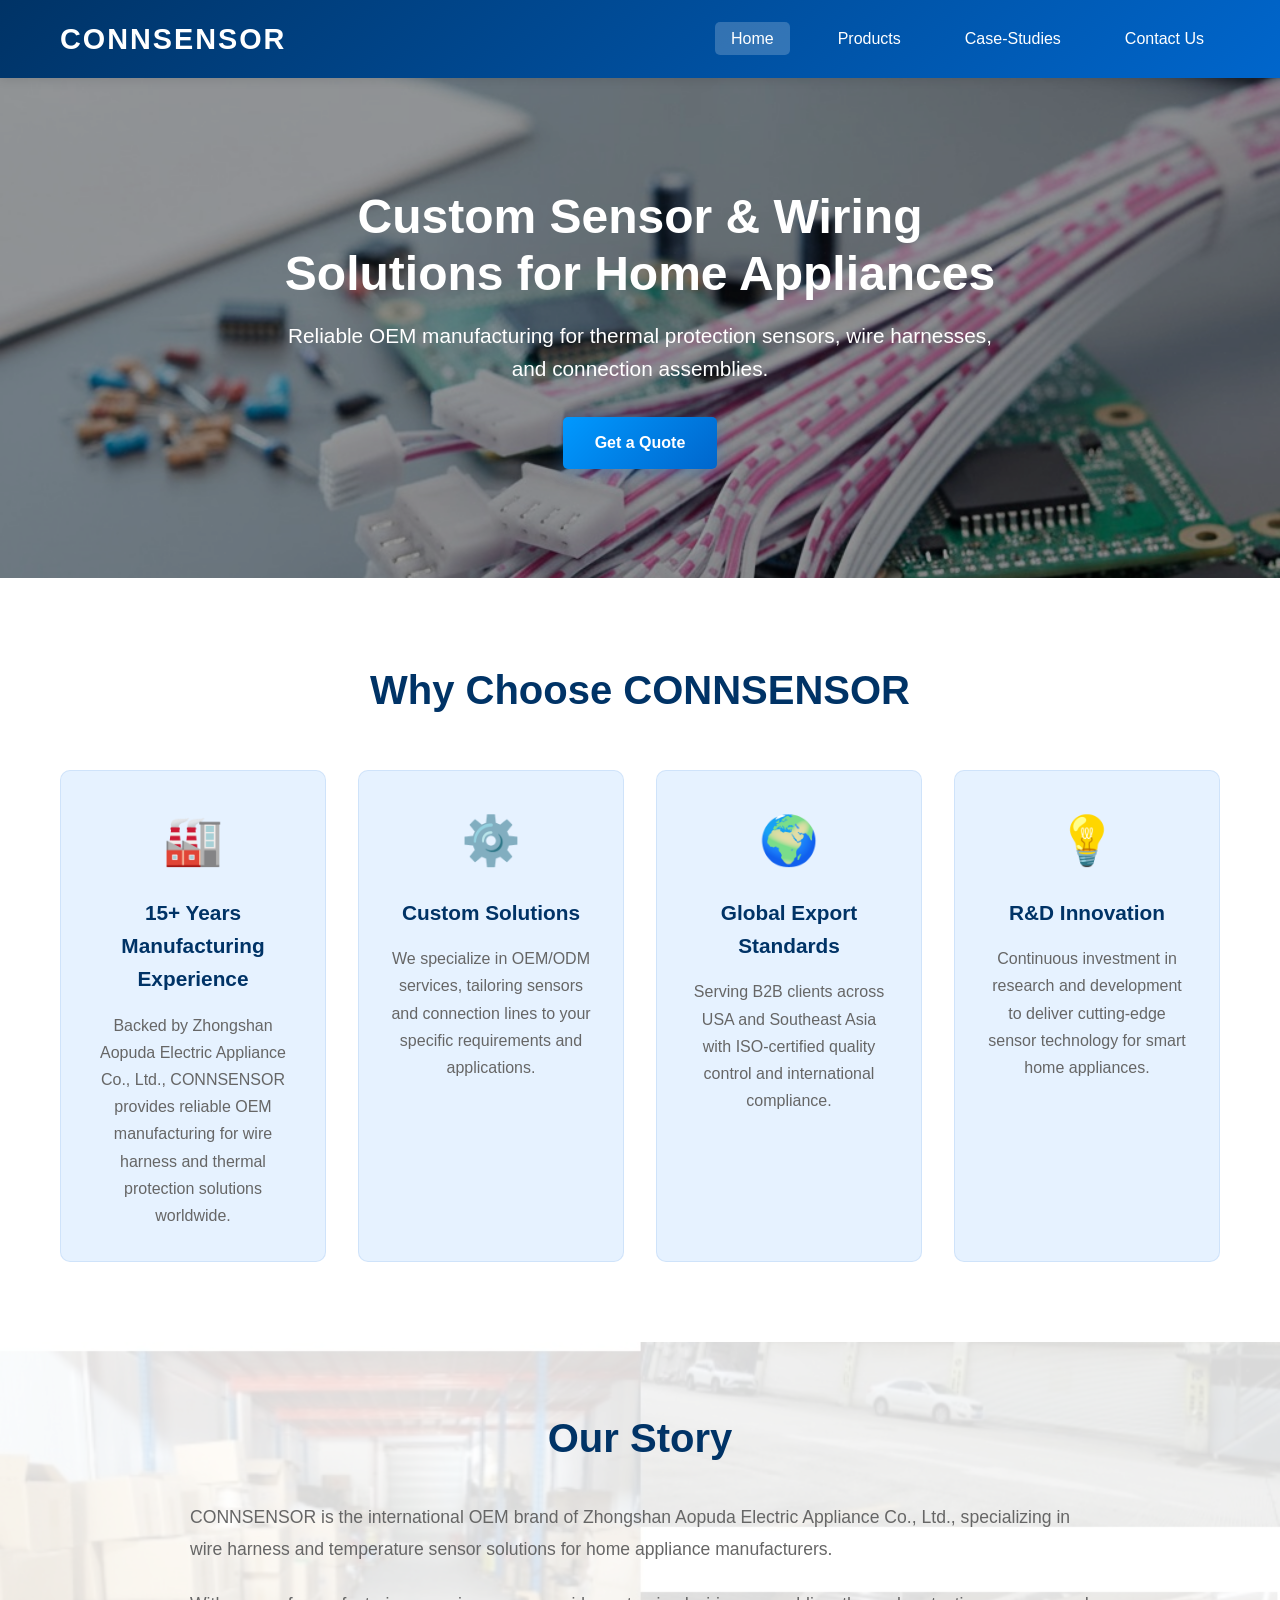
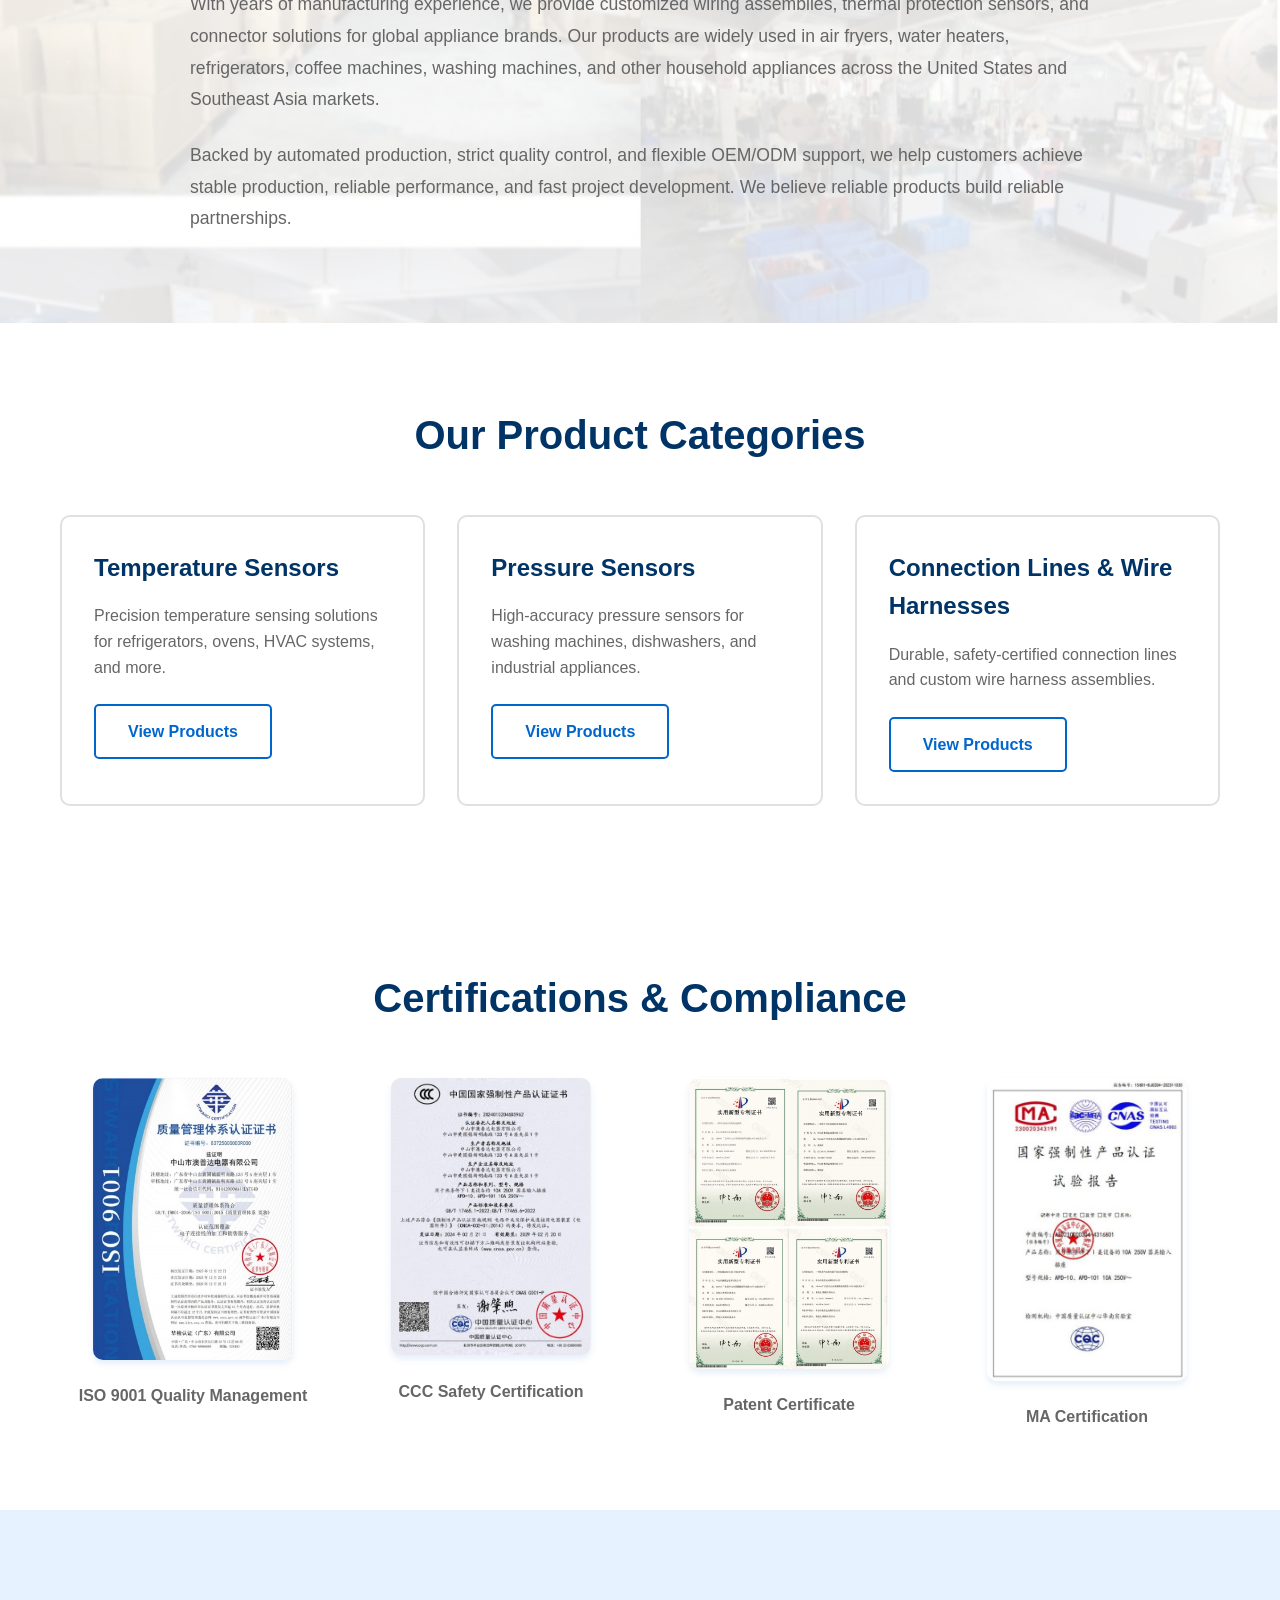
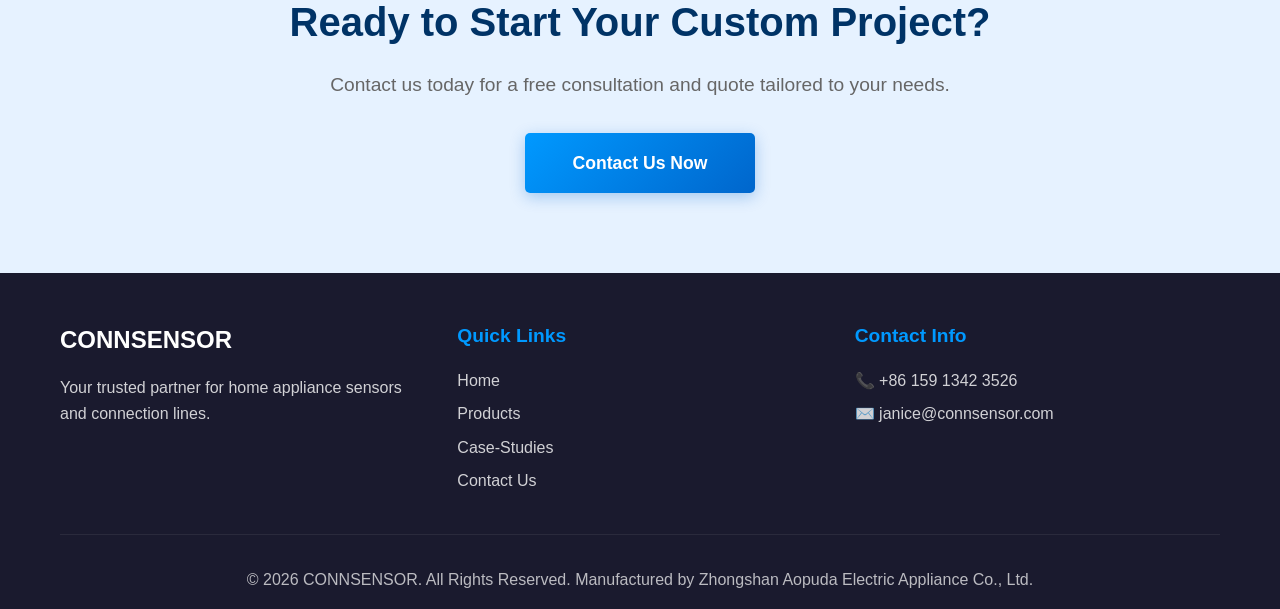
<file: index.html>
﻿<!DOCTYPE html>
<html lang="en">
<head>
    <meta charset="UTF-8">
    <meta name="viewport" content="width=device-width, initial-scale=1.0">
    <title>CONNSENSOR - Professional Home Appliance Sensors & Connection Lines Manufacturer</title>
    <meta name="description" content="CONNSENSOR is a leading manufacturer of home appliance sensors and connection lines, offering customized solutions for B2B clients in USA and Southeast Asia. ISO certified, OEM/ODM services available.">
    <meta name="keywords" content="home appliance sensors, temperature sensors, pressure sensors, connection lines, wire harnesses, custom sensors, OEM sensor manufacturer, appliance parts supplier, industrial sensors, CONNSENSOR">
    <link rel="canonical" href="https://connsensor.com/">
    <meta http-equiv="Content-Security-Policy" content="upgrade-insecure-requests">
    <link rel="stylesheet" href="css/style.css">
</head>
<body>
    <!-- Navigation -->
    <nav class="navbar">
        <div class="container">
            <div class="logo">
                <h1>CONNSENSOR</h1>
            </div>
            <ul class="nav-links">
                <li><a href="index.html" class="active">Home</a></li>
                <li><a href="products.html">Products</a></li>
                <li><a href="case-studies.html">Case-Studies</a></li>
                <li><a href="contact.html">Contact Us</a></li>
            </ul>
            <div class="burger">
                <div class="line1"></div>
                <div class="line2"></div>
                <div class="line3"></div>
            </div>
        </div>
    </nav>

    <!-- Hero Banner -->
    <section class="hero" style="background-image: url('images/Flat Cable8.jpg');">
        <div class="hero-overlay"></div>
        <div class="hero-content">
            <h1>Custom Sensor & Wiring Solutions for Home Appliances</h1>
            <p>Reliable OEM manufacturing for thermal protection sensors, wire harnesses, and connection assemblies.</p>
            <a href="contact.html" class="btn-primary">Get a Quote</a>
        </div>
    </section>

    <!-- Company Advantages -->
    <section class="advantages">
        <div class="container">
            <h2>Why Choose CONNSENSOR</h2>
            <div class="advantage-grid">
                <div class="advantage-card">
                    <div class="icon">🏭</div>
                    <h3>15+ Years Manufacturing Experience</h3>
                    <p>Backed by Zhongshan Aopuda Electric Appliance Co., Ltd., CONNSENSOR provides reliable OEM manufacturing for wire harness and thermal protection solutions worldwide.</p>
                </div>
                <div class="advantage-card">
                    <div class="icon">⚙️</div>
                    <h3>Custom Solutions</h3>
                    <p>We specialize in OEM/ODM services, tailoring sensors and connection lines to your specific requirements and applications.</p>
                </div>
                <div class="advantage-card">
                    <div class="icon">🌍</div>
                    <h3>Global Export Standards</h3>
                    <p>Serving B2B clients across USA and Southeast Asia with ISO-certified quality control and international compliance.</p>
                </div>
                <div class="advantage-card">
                    <div class="icon">💡</div>
                    <h3>R&D Innovation</h3>
                    <p>Continuous investment in research and development to deliver cutting-edge sensor technology for smart home appliances.</p>
                </div>
            </div>
        </div>
    </section>

    <!-- Our Story -->
    <section class="story" style="background-image: url('images/Company.jpg');">
        <div class="container">
            <div class="story-content">
                <h2>Our Story</h2>
                <p>CONNSENSOR is the international OEM brand of Zhongshan Aopuda Electric Appliance Co., Ltd., specializing in wire harness and temperature sensor solutions for home appliance manufacturers.</p>
                <p>With years of manufacturing experience, we provide customized wiring assemblies, thermal protection sensors, and connector solutions for global appliance brands. Our products are widely used in air fryers, water heaters, refrigerators, coffee machines, washing machines, and other household appliances across the United States and Southeast Asia markets.</p>
                <p>Backed by automated production, strict quality control, and flexible OEM/ODM support, we help customers achieve stable production, reliable performance, and fast project development. We believe reliable products build reliable partnerships.</p>
            </div>
        </div>
    </section>

    <!-- Product Categories Preview -->
    <section class="products-preview">
        <div class="container">
            <h2>Our Product Categories</h2>
            <div class="category-grid">
                <div class="category-card">
                    <h3>Temperature Sensors</h3>
                    <p>Precision temperature sensing solutions for refrigerators, ovens, HVAC systems, and more.</p>
                    <a href="products.html#temperature" class="btn-secondary">View Products</a>
                </div>
                <div class="category-card">
                    <h3>Pressure Sensors</h3>
                    <p>High-accuracy pressure sensors for washing machines, dishwashers, and industrial appliances.</p>
                    <a href="products.html#pressure" class="btn-secondary">View Products</a>
                </div>
                <div class="category-card">
                    <h3>Connection Lines & Wire Harnesses</h3>
                    <p>Durable, safety-certified connection lines and custom wire harness assemblies.</p>
                    <a href="products.html#connection" class="btn-secondary">View Products</a>
                </div>
            </div>
        </div>
    </section>

    <!-- Certifications -->
    <section class="certifications">
        <div class="container">
            <h2>Certifications & Compliance</h2>
            <div class="cert-grid">
                <div class="cert-item">
                    <img src="images/Certificate4.jpg" alt="ISO 9001 Certification" class="cert-image">
                    <p>ISO 9001 Quality Management</p>
                </div>
                <div class="cert-item">
                    <img src="images/Certificate2.jpg" alt="CCC Certification" class="cert-image">
                    <p>CCC Safety Certification</p>
                </div>
                <div class="cert-item">
                    <img src="images/Certificate3.jpg" alt="Patent Certificate" class="cert-image">
                    <p>Patent Certificate</p>
                </div>
                <div class="cert-item">
                    <img src="images/Certificate1.jpg" alt="MA Certification" class="cert-image">
                    <p>MA Certification</p>
                </div>
            </div>
        </div>
    </section>

    <!-- CTA Section -->
    <section class="cta">
        <div class="container">
            <h2>Ready to Start Your Custom Project?</h2>
            <p>Contact us today for a free consultation and quote tailored to your needs.</p>
            <a href="contact.html" class="btn-primary btn-large">Contact Us Now</a>
        </div>
    </section>

    <!-- Footer -->
    <footer class="footer">
        <div class="container">
            <div class="footer-grid">
                <div class="footer-col">
                    <h3>CONNSENSOR</h3>
                    <p>Your trusted partner for home appliance sensors and connection lines.</p>
                </div>
                <div class="footer-col">
                    <h4>Quick Links</h4>
                    <ul>
                        <li><a href="index.html">Home</a></li>
                        <li><a href="products.html">Products</a></li>
                        <li><a href="case-studies.html">Case-Studies</a></li>
                        <li><a href="contact.html">Contact Us</a></li>
                    </ul>
                </div>
                <div class="footer-col">
                    <h4>Contact Info</h4>
                    <p>📞 +86 159 1342 3526</p>
                    <p>✉️ janice@connsensor.com</p>
                </div>
            </div>
            <div class="footer-bottom">
                <p>&copy; 2026 CONNSENSOR. All Rights Reserved.

Manufactured by Zhongshan Aopuda Electric Appliance Co., Ltd.</p>
            </div>
        </div>
    </footer>

    <script src="js/main.js"></script>
</body>
</html>
</file>
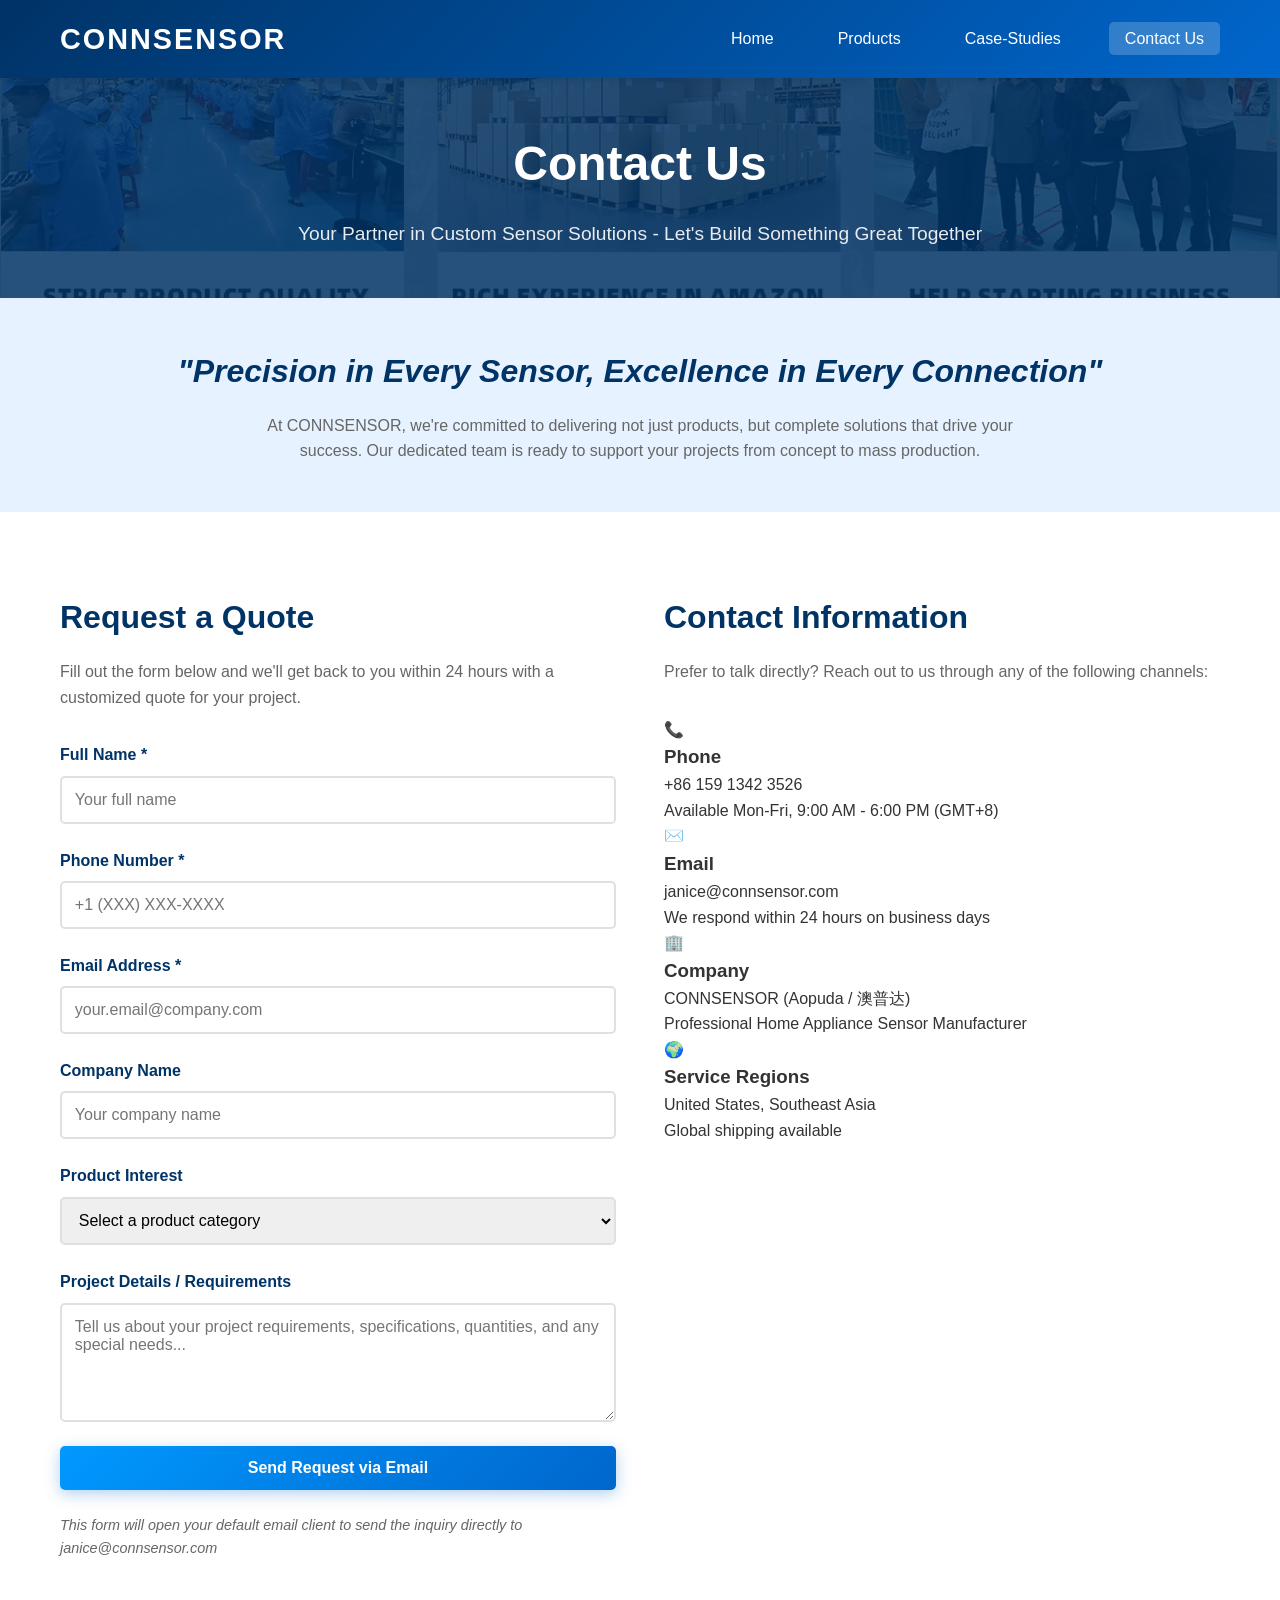
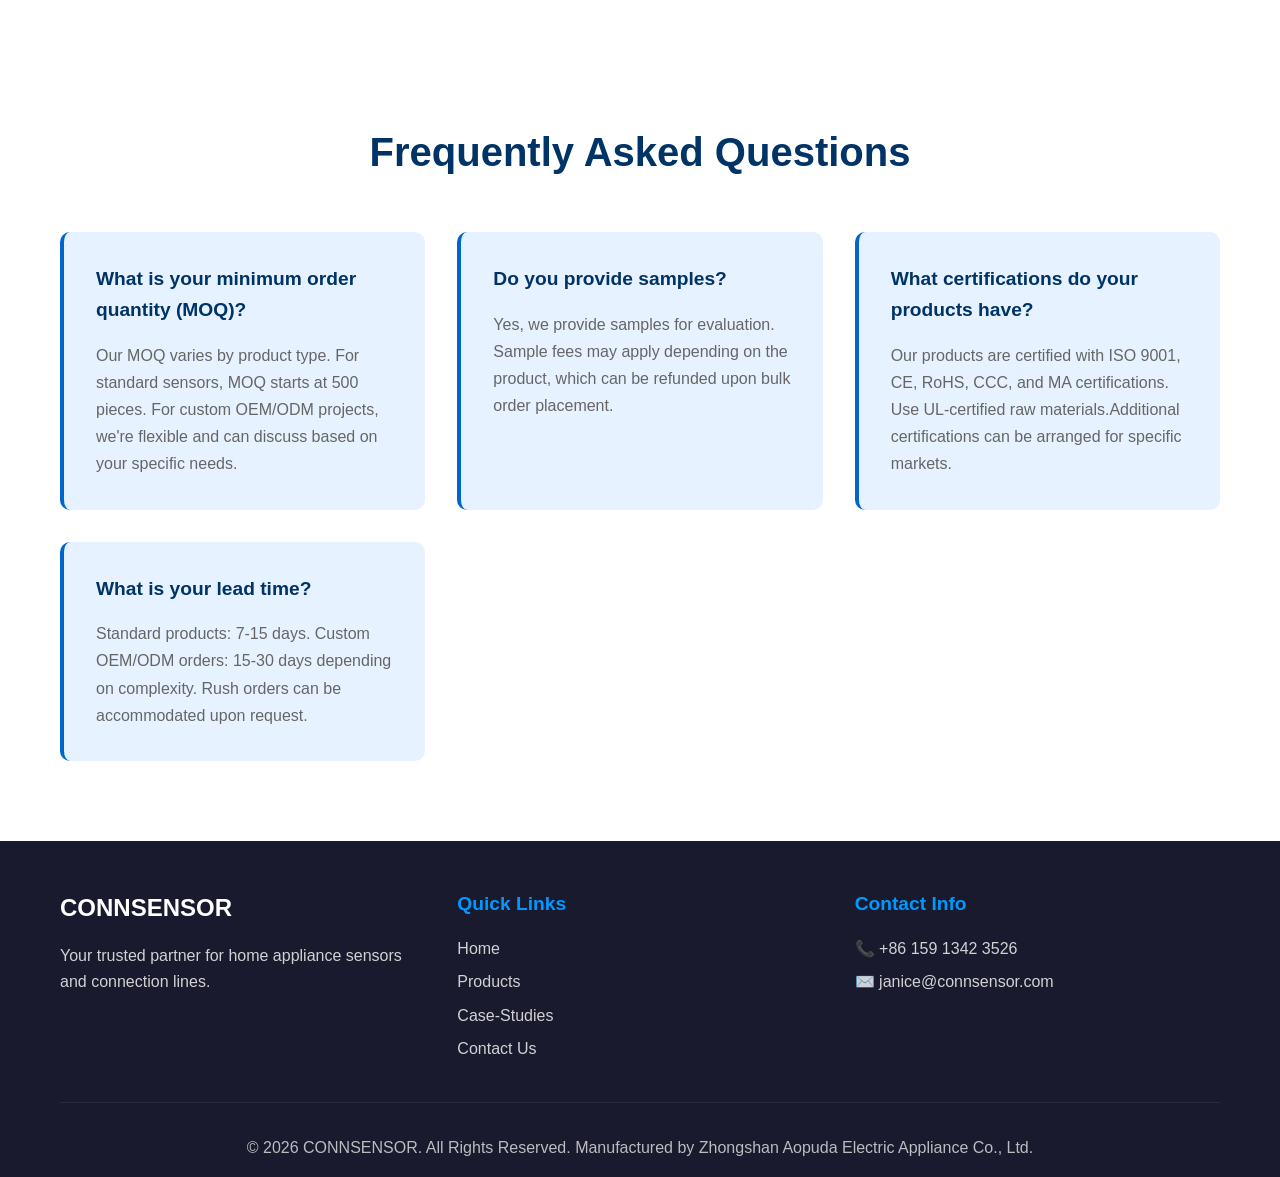
<file: contact.html>
﻿<!DOCTYPE html>
<html lang="en">
<head>
    <meta charset="UTF-8">
    <meta name="viewport" content="width=device-width, initial-scale=1.0">
    <title>Contact Us - CONNSENSOR | Get a Quote for Custom Sensors & Connection Lines</title>
    <meta name="description" content="Contact CONNSENSOR for custom sensor solutions and connection lines. Request a quote via email or phone. We serve B2B clients in USA and Southeast Asia with OEM/ODM services.">
    <meta name="keywords" content="contact sensor manufacturer, request quote sensors, OEM sensor supplier, custom connection lines, appliance parts contact, CONNSENSOR contact, sensor manufacturer email, wholesale sensors USA, Southeast Asia sensor supplier">
    <link rel="canonical" href="https://connsensor.com/contact.html">
    <link rel="stylesheet" href="css/style.css">
</head>
<body>
    <!-- Navigation -->
    <nav class="navbar">
        <div class="container">
            <div class="logo">
                <h1>CONNSENSOR</h1>
            </div>
            <ul class="nav-links">
                <li><a href="index.html">Home</a></li>
                <li><a href="products.html">Products</a></li>
                <li><a href="case-studies.html">Case-Studies</a></li>
                <li><a href="contact.html" class="active">Contact Us</a></li>
            </ul>
            <div class="burger">
                <div class="line1"></div>
                <div class="line2"></div>
                <div class="line3"></div>
            </div>
        </div>
    </nav>

    <!-- Page Header -->
    <section class="page-header" style="background-image: url('images/Company1.jpg');">
        <div class="container">
            <h1>Contact Us</h1>
            <p>Your Partner in Custom Sensor Solutions - Let's Build Something Great Together</p>
        </div>
    </section>

    <!-- Service Motto -->
    <section class="service-motto">
        <div class="container">
            <div class="motto-content">
                <h2>"Precision in Every Sensor, Excellence in Every Connection"</h2>
                <p>At CONNSENSOR, we're committed to delivering not just products, but complete solutions that drive your success. Our dedicated team is ready to support your projects from concept to mass production.</p>
            </div>
        </div>
    </section>

    <!-- Contact Section -->
    <section class="contact-section">
        <div class="container">
            <div class="contact-grid">
                <!-- Contact Form -->
                <div class="contact-form-wrapper">
                    <h2>Request a Quote</h2>
                    <p>Fill out the form below and we'll get back to you within 24 hours with a customized quote for your project.</p>
                    
                    <form id="quoteForm" class="contact-form" action="mailto:j0220536@gmail.com" method="post" enctype="text/plain">
                        <div class="form-group">
                            <label for="name">Full Name *</label>
                            <input type="text" id="name" name="name" required placeholder="Your full name">
                        </div>
                        
                        <div class="form-group">
                            <label for="phone">Phone Number *</label>
                            <input type="tel" id="phone" name="phone" required placeholder="+1 (XXX) XXX-XXXX">
                        </div>
                        
                        <div class="form-group">
                            <label for="email">Email Address *</label>
                            <input type="email" id="email" name="email" required placeholder="your.email@company.com">
                        </div>
                        
                        <div class="form-group">
                            <label for="company">Company Name</label>
                            <input type="text" id="company" name="company" placeholder="Your company name">
                        </div>
                        
                        <div class="form-group">
                            <label for="product">Product Interest</label>
                            <select id="product" name="product">
                                <option value="">Select a product category</option>
                                <option value="Temperature Sensors">Temperature Sensors</option>
                                <option value="Pressure Sensors">Pressure Sensors</option>
                                <option value="Connection Lines">Connection Lines & Wire Harnesses</option>
                                <option value="Custom Solution">Custom/OEM Solution</option>
                                <option value="Other">Other</option>
                            </select>
                        </div>
                        
                        <div class="form-group">
                            <label for="message">Project Details / Requirements</label>
                            <textarea id="message" name="message" rows="5" placeholder="Tell us about your project requirements, specifications, quantities, and any special needs..."></textarea>
                        </div>
                        
                        <button type="submit" class="btn-primary btn-full">Send Request via Email</button>
                        
                        <p class="form-note">This form will open your default email client to send the inquiry directly to janice@connsensor.com</p>
                    </form>
                </div>

                <!-- Contact Info -->
                <div class="contact-info-wrapper">
                    <h2>Contact Information</h2>
                    <p>Prefer to talk directly? Reach out to us through any of the following channels:</p>
                    
                    <div class="info-card">
                        <div class="info-icon">📞</div>
                        <div class="info-details">
                            <h3>Phone</h3>
                            <p><a href="tel:+8615913423526">+86 159 1342 3526</a></p>
                            <p>Available Mon-Fri, 9:00 AM - 6:00 PM (GMT+8)</p>
                        </div>
                    </div>
                    
                    <div class="info-card">
                        <div class="info-icon">✉️</div>
                        <div class="info-details">
                            <h3>Email</h3>
                            <p><a href="mailto:j0220536@gmail.com">janice@connsensor.com</a></p>
                            <p>We respond within 24 hours on business days</p>
                        </div>
                    </div>
                    
                    <div class="info-card">
                        <div class="info-icon">🏢</div>
                        <div class="info-details">
                            <h3>Company</h3>
                            <p>CONNSENSOR (Aopuda / 澳普达)</p>
                            <p>Professional Home Appliance Sensor Manufacturer</p>
                        </div>
                    </div>
                    
                    <div class="info-card">
                        <div class="info-icon">🌍</div>
                        <div class="info-details">
                            <h3>Service Regions</h3>
                            <p>United States, Southeast Asia</p>
                            <p>Global shipping available</p>
                        </div>
                    </div>
                </div>
            </div>
        </div>
    </section>

    <!-- FAQ Section -->
    <section class="faq-section alt-bg">
        <div class="container">
            <h2>Frequently Asked Questions</h2>
            <div class="faq-grid">
                <div class="faq-item">
                    <h3>What is your minimum order quantity (MOQ)?</h3>
                    <p>Our MOQ varies by product type. For standard sensors, MOQ starts at 500 pieces. For custom OEM/ODM projects, we're flexible and can discuss based on your specific needs.</p>
                </div>
                <div class="faq-item">
                    <h3>Do you provide samples?</h3>
                    <p>Yes, we provide samples for evaluation. Sample fees may apply depending on the product, which can be refunded upon bulk order placement.</p>
                </div>
                <div class="faq-item">
                    <h3>What certifications do your products have?</h3>
                    <p>Our products are certified with ISO 9001, CE, RoHS, CCC, and MA certifications. Use UL-certified raw materials.Additional certifications can be arranged for specific markets.</p>
                </div>
                <div class="faq-item">
                    <h3>What is your lead time?</h3>
                    <p>Standard products: 7-15 days. Custom OEM/ODM orders: 15-30 days depending on complexity. Rush orders can be accommodated upon request.</p>
                </div>
            </div>
        </div>
    </section>

    <!-- Footer -->
    <footer class="footer">
        <div class="container">
            <div class="footer-grid">
                <div class="footer-col">
                    <h3>CONNSENSOR</h3>
                    <p>Your trusted partner for home appliance sensors and connection lines.</p>
                </div>
                <div class="footer-col">
                    <h4>Quick Links</h4>
                    <ul>
                        <li><a href="index.html">Home</a></li>
                        <li><a href="products.html">Products</a></li>
                        <li><a href="case-studies.html">Case-Studies</a></li>
                        <li><a href="contact.html">Contact Us</a></li>
                    </ul>
                </div>
                <div class="footer-col">
                    <h4>Contact Info</h4>
                    <p>📞 +86 159 1342 3526</p>
                    <p>✉️ janice@connsensor.com</p>
                </div>
            </div>
            <div class="footer-bottom">
                <p>&copy; 2026 CONNSENSOR. All Rights Reserved.

Manufactured by Zhongshan Aopuda Electric Appliance Co., Ltd.</p>
            </div>
        </div>
    </footer>

    <script src="js/main.js"></script>
</body>
</html>
</file>
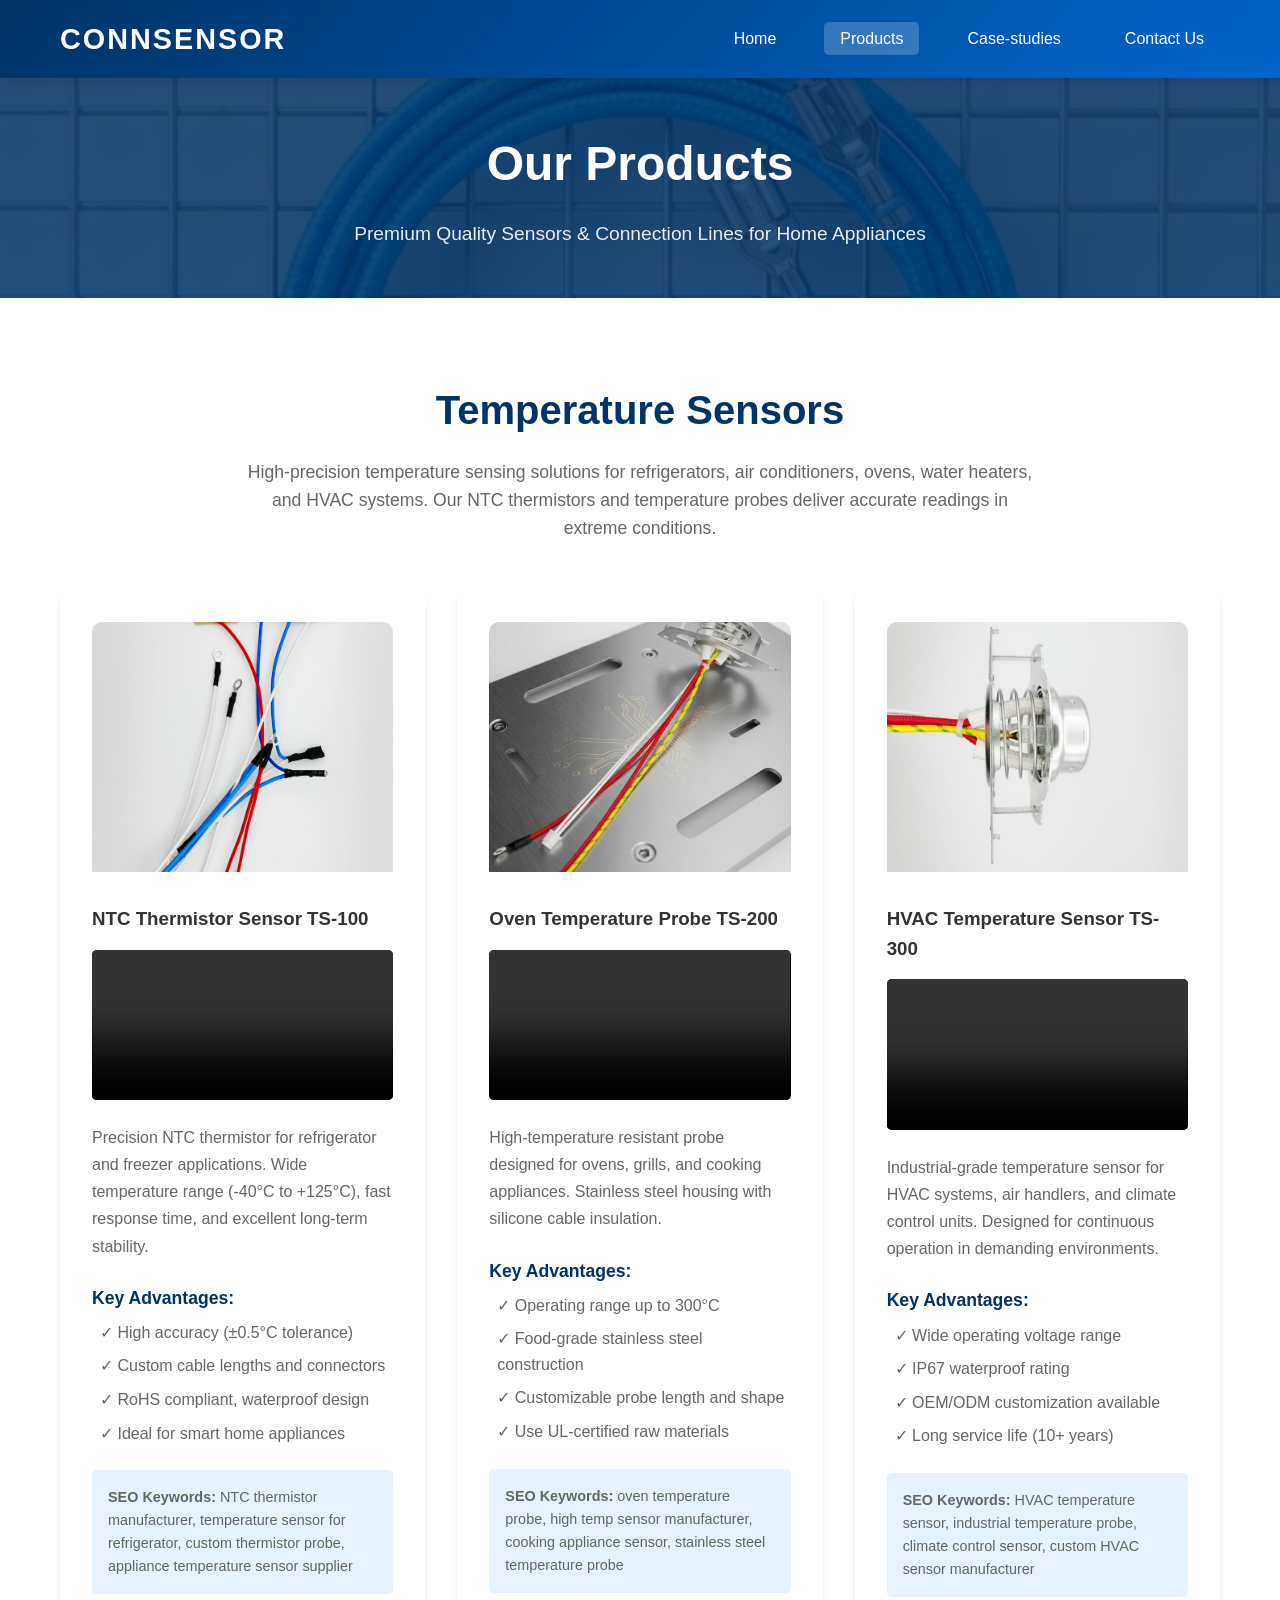
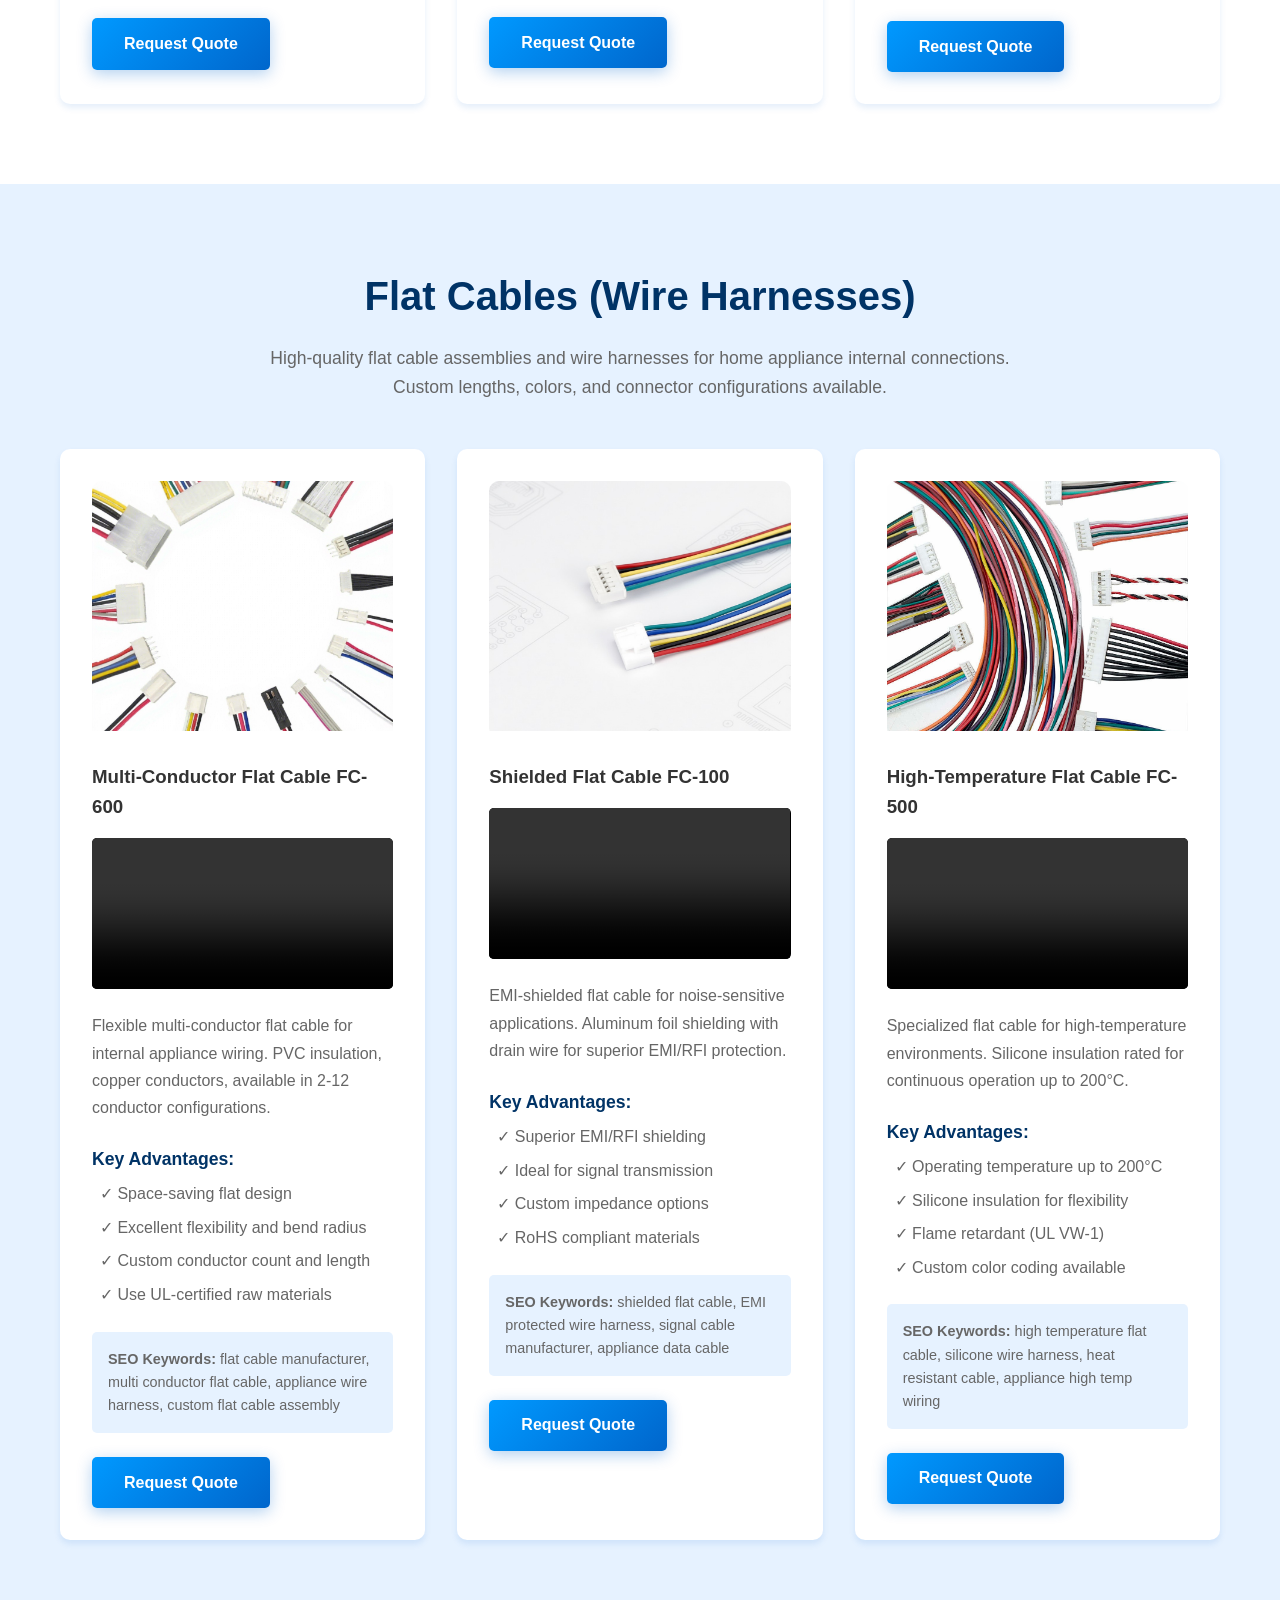
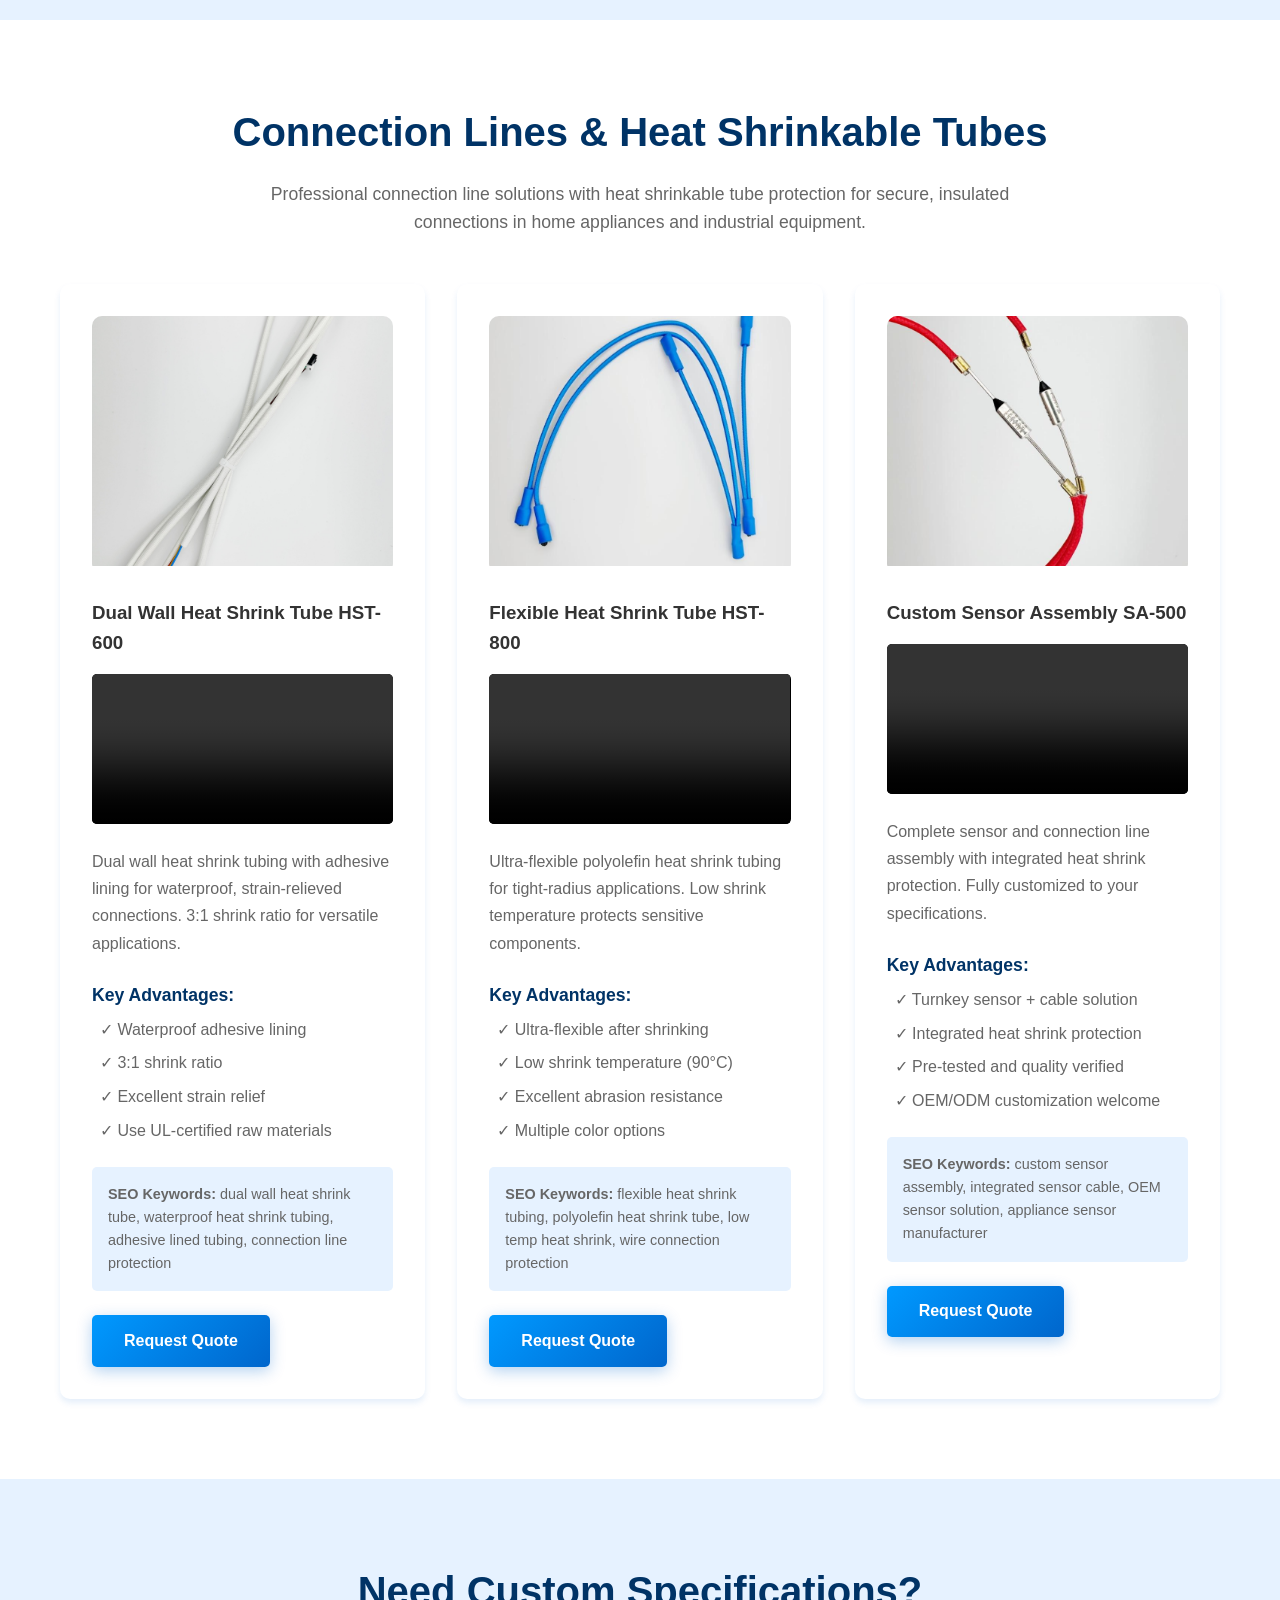
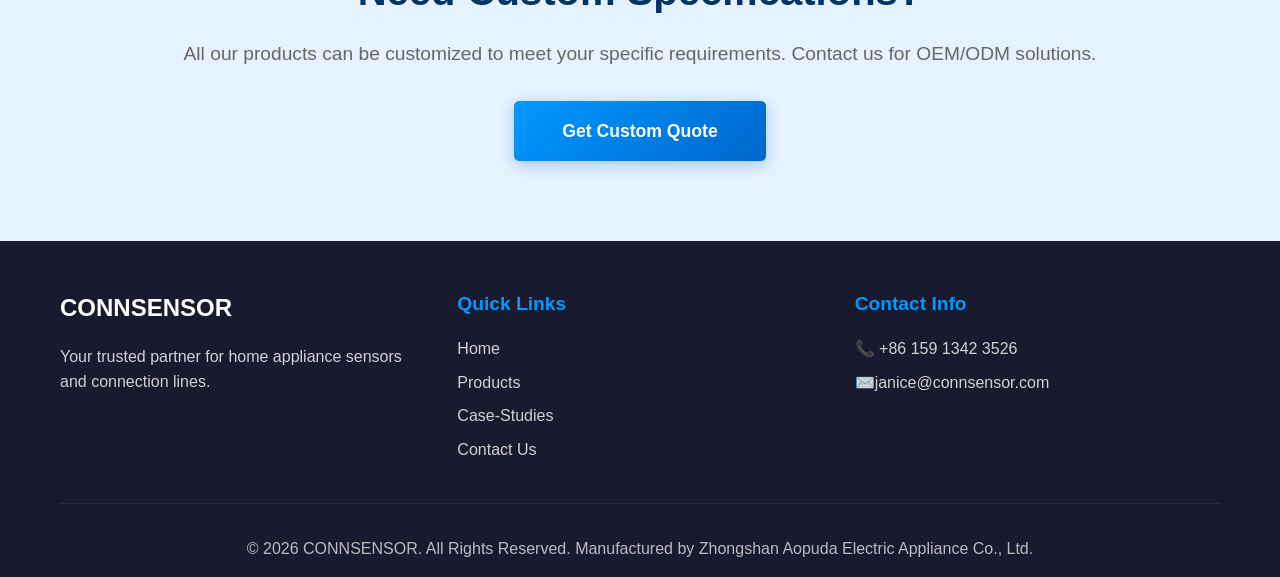
<file: products.html>
﻿<!DOCTYPE html>
<html lang="en">
<head>
    <meta charset="UTF-8">
    <meta name="viewport" content="width=device-width, initial-scale=1.0">
    <title>Products - CONNSENSOR | Home Appliance Sensors & Connection Lines Manufacturer</title>
    <meta name="description" content="Browse CONNSENSOR's complete product catalog: temperature sensors, pressure sensors, and connection lines. Custom OEM/ODM solutions for home appliance manufacturers.">
    <meta name="keywords" content="temperature sensors manufacturer, pressure sensor supplier, wire harness assembly, custom sensor solutions, home appliance parts, NTC thermistor, pressure switch, appliance wire harness, OEM sensors, CONNSENSOR products">
    <link rel="canonical" href="https://connsensor.com/products.html">
    <link rel="stylesheet" href="css/style.css">
</head>
<body>
    <!-- Navigation -->
    <nav class="navbar">
        <div class="container">
            <div class="logo">
                <h1>CONNSENSOR</h1>
            </div>
            <ul class="nav-links">
                <li><a href="index.html">Home</a></li>
                <li><a href="products.html" class="active">Products</a></li>
                <li><a href="case-studies.html">Case-studies</a></li>
                <li><a href="contact.html">Contact Us</a></li>
            </ul>
            <div class="burger">
                <div class="line1"></div>
                <div class="line2"></div>
                <div class="line3"></div>
            </div>
        </div>
    </nav>

    <!-- Page Header -->
    <section class="page-header" style="background-image: url('images/Heat-Shrinkable-Tube1.jpg');">
        <div class="container">
            <h1>Our Products</h1>
            <p>Premium Quality Sensors & Connection Lines for Home Appliances</p>
        </div>
    </section>

    <!-- Product Category 1: Temperature Sensors -->
    <section id="temperature" class="product-category">
        <div class="container">
            <h2>Temperature Sensors</h2>
            <p class="category-intro">High-precision temperature sensing solutions for refrigerators, air conditioners, ovens, water heaters, and HVAC systems. Our NTC thermistors and temperature probes deliver accurate readings in extreme conditions.</p>
            
            <div class="product-grid">
                <!-- Product 1: Sensor -->
                <div class="product-card">
                    <div class="product-image">
                        <img src="images/Sensor.jpeg" alt="NTC Thermistor Sensor TS-100" class="product-img">
                    </div>
                    <h3>NTC Thermistor Sensor TS-100</h3>
                    <div class="product-video">
                        <video controls class="product-video-player">
                            <source src="videos/sensor-ts100.mp4" type="video/mp4">
                            Your browser does not support the video tag.
                        </video>
                    </div>
                    <p class="product-desc">Precision NTC thermistor for refrigerator and freezer applications. Wide temperature range (-40°C to +125°C), fast response time, and excellent long-term stability.</p>
                    <h4>Key Advantages:</h4>
                    <ul>
                        <li>✓ High accuracy (±0.5°C tolerance)</li>
                        <li>✓ Custom cable lengths and connectors</li>
                        <li>✓ RoHS compliant, waterproof design</li>
                        <li>✓ Ideal for smart home appliances</li>
                    </ul>
                    <p class="seo-text"><strong>SEO Keywords:</strong> NTC thermistor manufacturer, temperature sensor for refrigerator, custom thermistor probe, appliance temperature sensor supplier</p>
                    <a href="contact.html" class="btn-primary">Request Quote</a>
                </div>

                <!-- Product 2: Sensor1 -->
                <div class="product-card">
                    <div class="product-image">
                        <img src="images/Sensor1.png" alt="Oven Temperature Probe TS-200" class="product-img">
                    </div>
                    <h3>Oven Temperature Probe TS-200</h3>
                    <div class="product-video">
                        <video controls class="product-video-player">
                            <source src="videos/sensor-ts200.mp4" type="video/mp4">
                            Your browser does not support the video tag.
                        </video>
                    </div>
                    <p class="product-desc">High-temperature resistant probe designed for ovens, grills, and cooking appliances. Stainless steel housing with silicone cable insulation.</p>
                    <h4>Key Advantages:</h4>
                    <ul>
                        <li>✓ Operating range up to 300°C</li>
                        <li>✓ Food-grade stainless steel construction</li>
                        <li>✓ Customizable probe length and shape</li>
                        <li>✓ Use UL-certified raw materials</li>
                    </ul>
                    <p class="seo-text"><strong>SEO Keywords:</strong> oven temperature probe, high temp sensor manufacturer, cooking appliance sensor, stainless steel temperature probe</p>
                    <a href="contact.html" class="btn-primary">Request Quote</a>
                </div>

                <!-- Product 3: Sensor6 -->
                <div class="product-card">
                    <div class="product-image">
                        <img src="images/Sensor6.jpeg" alt="HVAC Temperature Sensor TS-300" class="product-img">
                    </div>
                    <h3>HVAC Temperature Sensor TS-300</h3>
                    <div class="product-video">
                        <video controls class="product-video-player">
                            <source src="videos/sensor-ts300.mp4" type="video/mp4">
                            Your browser does not support the video tag.
                        </video>
                    </div>
                    <p class="product-desc">Industrial-grade temperature sensor for HVAC systems, air handlers, and climate control units. Designed for continuous operation in demanding environments.</p>
                    <h4>Key Advantages:</h4>
                    <ul>
                        <li>✓ Wide operating voltage range</li>
                        <li>✓ IP67 waterproof rating</li>
                        <li>✓ OEM/ODM customization available</li>
                        <li>✓ Long service life (10+ years)</li>
                    </ul>
                    <p class="seo-text"><strong>SEO Keywords:</strong> HVAC temperature sensor, industrial temperature probe, climate control sensor, custom HVAC sensor manufacturer</p>
                    <a href="contact.html" class="btn-primary">Request Quote</a>
                </div>
            </div>
        </div>
    </section>

    <!-- Product Category 2: Flat Cables -->
    <section id="flatcable" class="product-category alt-bg">
        <div class="container">
            <h2>Flat Cables (Wire Harnesses)</h2>
            <p class="category-intro">High-quality flat cable assemblies and wire harnesses for home appliance internal connections. Custom lengths, colors, and connector configurations available.</p>
            
            <div class="product-grid">
                <!-- Product 1: Flat Cable6 -->
                <div class="product-card">
                    <div class="product-image">
                        <img src="images/Flat-Cable6.jpg" alt="Multi-Conductor Flat Cable FC-600" class="product-img">
                    </div>
                    <h3>Multi-Conductor Flat Cable FC-600</h3>
                    <div class="product-video">
                        <video controls class="product-video-player">
                            <source src="videos/flatcable-fc600.mp4" type="video/mp4">
                            Your browser does not support the video tag.
                        </video>
                    </div>
                    <p class="product-desc">Flexible multi-conductor flat cable for internal appliance wiring. PVC insulation, copper conductors, available in 2-12 conductor configurations.</p>
                    <h4>Key Advantages:</h4>
                    <ul>
                        <li>✓ Space-saving flat design</li>
                        <li>✓ Excellent flexibility and bend radius</li>
                        <li>✓ Custom conductor count and length</li>
                        <li>✓ Use UL-certified raw materials</li>
                    </ul>
                    <p class="seo-text"><strong>SEO Keywords:</strong> flat cable manufacturer, multi conductor flat cable, appliance wire harness, custom flat cable assembly</p>
                    <a href="contact.html" class="btn-primary">Request Quote</a>
                </div>

                <!-- Product 2: Flat Cable1 -->
                <div class="product-card">
                    <div class="product-image">
                        <img src="images/Flat-Cable1.jpg" alt="Shielded Flat Cable FC-100" class="product-img">
                    </div>
                    <h3>Shielded Flat Cable FC-100</h3>
                    <div class="product-video">
                        <video controls class="product-video-player">
                            <source src="videos/flatcable-fc100.mp4" type="video/mp4">
                            Your browser does not support the video tag.
                        </video>
                    </div>
                    <p class="product-desc">EMI-shielded flat cable for noise-sensitive applications. Aluminum foil shielding with drain wire for superior EMI/RFI protection.</p>
                    <h4>Key Advantages:</h4>
                    <ul>
                        <li>✓ Superior EMI/RFI shielding</li>
                        <li>✓ Ideal for signal transmission</li>
                        <li>✓ Custom impedance options</li>
                        <li>✓ RoHS compliant materials</li>
                    </ul>
                    <p class="seo-text"><strong>SEO Keywords:</strong> shielded flat cable, EMI protected wire harness, signal cable manufacturer, appliance data cable</p>
                    <a href="contact.html" class="btn-primary">Request Quote</a>
                </div>

                <!-- Product 3: Flat Cable5 -->
                <div class="product-card">
                    <div class="product-image">
                        <img src="images/Flat-Cable5.jpg" alt="High-Temp Flat Cable FC-500" class="product-img">
                    </div>
                    <h3>High-Temperature Flat Cable FC-500</h3>
                    <div class="product-video">
                        <video controls class="product-video-player">
                            <source src="videos/flatcable-fc500.mp4" type="video/mp4">
                            Your browser does not support the video tag.
                        </video>
                    </div>
                    <p class="product-desc">Specialized flat cable for high-temperature environments. Silicone insulation rated for continuous operation up to 200°C.</p>
                    <h4>Key Advantages:</h4>
                    <ul>
                        <li>✓ Operating temperature up to 200°C</li>
                        <li>✓ Silicone insulation for flexibility</li>
                        <li>✓ Flame retardant (UL VW-1)</li>
                        <li>✓ Custom color coding available</li>
                    </ul>
                    <p class="seo-text"><strong>SEO Keywords:</strong> high temperature flat cable, silicone wire harness, heat resistant cable, appliance high temp wiring</p>
                    <a href="contact.html" class="btn-primary">Request Quote</a>
                </div>
            </div>
        </div>
    </section>

    <!-- Product Category 3: Connection Lines -->
    <section id="connection" class="product-category">
        <div class="container">
            <h2>Connection Lines & Heat Shrinkable Tubes</h2>
            <p class="category-intro">Professional connection line solutions with heat shrinkable tube protection for secure, insulated connections in home appliances and industrial equipment.</p>
            
            <div class="product-grid">
                <!-- Product 1: Heat Shrinkable Tube6 -->
                <div class="product-card">
                    <div class="product-image">
                        <img src="images/Heat-Shrinkable-Tube6.jpg" alt="Dual Wall Heat Shrink Tube HST-600" class="product-img">
                    </div>
                    <h3>Dual Wall Heat Shrink Tube HST-600</h3>
                    <div class="product-video">
                        <video controls class="product-video-player">
                            <source src="videos/heattube-hst600.mp4" type="video/mp4">
                            Your browser does not support the video tag.
                        </video>
                    </div>
                    <p class="product-desc">Dual wall heat shrink tubing with adhesive lining for waterproof, strain-relieved connections. 3:1 shrink ratio for versatile applications.</p>
                    <h4>Key Advantages:</h4>
                    <ul>
                        <li>✓ Waterproof adhesive lining</li>
                        <li>✓ 3:1 shrink ratio</li>
                        <li>✓ Excellent strain relief</li>
                        <li>✓ Use UL-certified raw materials</li>
                    </ul>
                    <p class="seo-text"><strong>SEO Keywords:</strong> dual wall heat shrink tube, waterproof heat shrink tubing, adhesive lined tubing, connection line protection</p>
                    <a href="contact.html" class="btn-primary">Request Quote</a>
                </div>

                <!-- Product 2: Heat Shrinkable Tube8 -->
                <div class="product-card">
                    <div class="product-image">
                        <img src="images/Heat-Shrinkable-Tube8.jpg" alt="Flexible Heat Shrink Tube HST-800" class="product-img">
                    </div>
                    <h3>Flexible Heat Shrink Tube HST-800</h3>
                    <div class="product-video">
                        <video controls class="product-video-player">
                            <source src="videos/heattube-hst800.mp4" type="video/mp4">
                            Your browser does not support the video tag.
                        </video>
                    </div>
                    <p class="product-desc">Ultra-flexible polyolefin heat shrink tubing for tight-radius applications. Low shrink temperature protects sensitive components.</p>
                    <h4>Key Advantages:</h4>
                    <ul>
                        <li>✓ Ultra-flexible after shrinking</li>
                        <li>✓ Low shrink temperature (90°C)</li>
                        <li>✓ Excellent abrasion resistance</li>
                        <li>✓ Multiple color options</li>
                    </ul>
                    <p class="seo-text"><strong>SEO Keywords:</strong> flexible heat shrink tubing, polyolefin heat shrink tube, low temp heat shrink, wire connection protection</p>
                    <a href="contact.html" class="btn-primary">Request Quote</a>
                </div>

                <!-- Product 3: Sensor5 -->
                <div class="product-card">
                    <div class="product-image">
                        <img src="images/Sensor5.jpeg" alt="Custom Assembly with Sensor SA-500" class="product-img">
                    </div>
                    <h3>Custom Sensor Assembly SA-500</h3>
                    <div class="product-video">
                        <video controls class="product-video-player">
                            <source src="videos/sensor-sa500.mp4" type="video/mp4">
                            Your browser does not support the video tag.
                        </video>
                    </div>
                    <p class="product-desc">Complete sensor and connection line assembly with integrated heat shrink protection. Fully customized to your specifications.</p>
                    <h4>Key Advantages:</h4>
                    <ul>
                        <li>✓ Turnkey sensor + cable solution</li>
                        <li>✓ Integrated heat shrink protection</li>
                        <li>✓ Pre-tested and quality verified</li>
                        <li>✓ OEM/ODM customization welcome</li>
                    </ul>
                    <p class="seo-text"><strong>SEO Keywords:</strong> custom sensor assembly, integrated sensor cable, OEM sensor solution, appliance sensor manufacturer</p>
                    <a href="contact.html" class="btn-primary">Request Quote</a>
                </div>
            </div>
        </div>
    </section>

    <!-- CTA Section -->
    <section class="cta">
        <div class="container">
            <h2>Need Custom Specifications?</h2>
            <p>All our products can be customized to meet your specific requirements. Contact us for OEM/ODM solutions.</p>
            <a href="contact.html" class="btn-primary btn-large">Get Custom Quote</a>
        </div>
    </section>

    <!-- Footer -->
    <footer class="footer">
        <div class="container">
            <div class="footer-grid">
                <div class="footer-col">
                    <h3>CONNSENSOR</h3>
                    <p>Your trusted partner for home appliance sensors and connection lines.</p>
                </div>
                <div class="footer-col">
                    <h4>Quick Links</h4>
                    <ul>
                        <li><a href="index.html">Home</a></li>
                        <li><a href="products.html">Products</a></li>
                        <li><a href="case-studies.html">Case-Studies</a></li>
                        <li><a href="contact.html">Contact Us</a></li>
                    </ul>
                </div>
                <div class="footer-col">
                    <h4>Contact Info</h4>
                    <p>📞 +86 159 1342 3526</p>
                    <p>✉️janice@connsensor.com</p>
                </div>
            </div>
            <div class="footer-bottom">
                <p>&copy; 2026 CONNSENSOR. All Rights Reserved.

Manufactured by Zhongshan Aopuda Electric Appliance Co., Ltd.</p>
            </div>
        </div>
    </footer>

    <script src="js/main.js"></script>
</body>
</html>
</file>
<file: css/style.css>
/* ========================================
   CONNSENSOR Website Styles
   Modern Tech Blue Theme
   ======================================== */

/* CSS Variables */
:root {
    --primary-blue: #0066CC;
    --dark-blue: #003366;
    --light-blue: #E6F2FF;
    --accent-blue: #0099FF;
    --tech-gray: #1A1A2E;
    --text-dark: #333333;
    --text-light: #666666;
    --white: #FFFFFF;
    --border-color: #E0E0E0;
    --shadow: 0 4px 6px rgba(0, 102, 204, 0.1);
    --shadow-hover: 0 8px 25px rgba(0, 102, 204, 0.2);
}

/* Reset & Base */
* {
    margin: 0;
    padding: 0;
    box-sizing: border-box;
}

body {
    font-family: 'Segoe UI', Tahoma, Geneva, Verdana, sans-serif;
    line-height: 1.6;
    color: var(--text-dark);
    background-color: var(--white);
}

.container {
    max-width: 1200px;
    margin: 0 auto;
    padding: 0 20px;
}

a {
    text-decoration: none;
    color: inherit;
}

ul {
    list-style: none;
}

/* Navigation */
.navbar {
    background: linear-gradient(135deg, var(--dark-blue) 0%, var(--primary-blue) 100%);
    padding: 1rem 0;
    position: sticky;
    top: 0;
    z-index: 1000;
    box-shadow: 0 2px 10px rgba(0, 0, 0, 0.1);
}

.navbar .container {
    display: flex;
    justify-content: space-between;
    align-items: center;
}

.logo h1 {
    color: var(--white);
    font-size: 1.8rem;
    font-weight: 700;
    letter-spacing: 2px;
}

.nav-links {
    display: flex;
    gap: 2rem;
}

.nav-links a {
    color: var(--white);
    font-weight: 500;
    transition: all 0.3s ease;
    padding: 0.5rem 1rem;
    border-radius: 5px;
}

.nav-links a:hover,
.nav-links a.active {
    background-color: rgba(255, 255, 255, 0.2);
}

.burger {
    display: none;
    cursor: pointer;
}

.burger div {
    width: 25px;
    height: 3px;
    background-color: var(--white);
    margin: 5px;
    transition: all 0.3s ease;
}

/* Hero Section */
.hero {
    background-color: var(--tech-gray);
    min-height: 500px;
    display: flex;
    align-items: center;
    justify-content: center;
    position: relative;
    overflow: hidden;
    background-size: cover;
    background-position: center 30%;
    background-repeat: no-repeat;
}

.hero::before {
    content: '';
    position: absolute;
    top: 0;
    left: 0;
    right: 0;
    bottom: 0;
    background: url('data:image/svg+xml,<svg xmlns="http://www.w3.org/2000/svg" viewBox="0 0 100 100"><circle cx="50" cy="50" r="2" fill="rgba(255,255,255,0.1)"/></svg>');
    background-size: 50px 50px;
    opacity: 0.3;
}

.hero-overlay {
    position: absolute;
    top: 0;
    left: 0;
    right: 0;
    bottom: 0;
    background: rgba(0, 0, 0, 0.4);
}

.hero-content {
    position: relative;
    z-index: 1;
    text-align: center;
    color: var(--white);
    max-width: 800px;
    padding: 2rem;
}

.hero-content h1 {
    font-size: 3rem;
    margin-bottom: 1rem;
    line-height: 1.2;
    animation: fadeInUp 1s ease;
}

.hero-content p {
    font-size: 1.3rem;
    margin-bottom: 2rem;
    opacity: 0.9;
    animation: fadeInUp 1s ease 0.2s both;
}

/* Buttons */
.btn-primary,
.btn-secondary {
    display: inline-block;
    padding: 0.8rem 2rem;
    border-radius: 5px;
    font-weight: 600;
    transition: all 0.3s ease;
    cursor: pointer;
    border: none;
    font-size: 1rem;
}

.btn-primary {
    background: linear-gradient(135deg, var(--accent-blue) 0%, var(--primary-blue) 100%);
    color: var(--white);
    box-shadow: 0 4px 15px rgba(0, 102, 204, 0.3);
}

.btn-primary:hover {
    transform: translateY(-2px);
    box-shadow: 0 6px 20px rgba(0, 102, 204, 0.4);
}

.btn-secondary {
    background-color: transparent;
    color: var(--primary-blue);
    border: 2px solid var(--primary-blue);
}

.btn-secondary:hover {
    background-color: var(--primary-blue);
    color: var(--white);
}

.btn-large {
    padding: 1rem 3rem;
    font-size: 1.1rem;
}

.btn-full {
    width: 100%;
}

/* Advantages Section */
.advantages {
    padding: 5rem 0;
    background-color: var(--white);
}

.advantages h2 {
    text-align: center;
    font-size: 2.5rem;
    color: var(--dark-blue);
    margin-bottom: 3rem;
}

.advantage-grid {
    display: grid;
    grid-template-columns: repeat(auto-fit, minmax(250px, 1fr));
    gap: 2rem;
}

.advantage-card {
    background: var(--light-blue);
    padding: 2rem;
    border-radius: 10px;
    text-align: center;
    transition: all 0.3s ease;
    border: 1px solid rgba(0, 102, 204, 0.1);
}

.advantage-card:hover {
    transform: translateY(-5px);
    box-shadow: var(--shadow-hover);
}

.advantage-card .icon {
    font-size: 3rem;
    margin-bottom: 1rem;
}

.advantage-card h3 {
    color: var(--dark-blue);
    margin-bottom: 1rem;
    font-size: 1.3rem;
}

.advantage-card p {
    color: var(--text-light);
    line-height: 1.7;
}

/* Story Section */
.story {
    padding: 4rem 0;
    background-color: var(--light-blue);
    background-size: cover;
    background-position: center 30%;
    background-repeat: no-repeat;
    position: relative;
}

.story::before {
    content: '';
    position: absolute;
    top: 0;
    left: 0;
    right: 0;
    bottom: 0;
    background: rgba(255, 255, 255, 0.85);
}

.story-content {
    position: relative;
    z-index: 1;
    max-width: 900px;
    margin: 0 auto;
}

.story-content h2 {
    font-size: 2.5rem;
    color: var(--dark-blue);
    margin-bottom: 2rem;
    text-align: center;
}

.story-content p {
    font-size: 1.1rem;
    color: var(--text-light);
    margin-bottom: 1.5rem;
    line-height: 1.8;
}

/* Products Preview */
.products-preview {
    padding: 5rem 0;
    background-color: var(--white);
}

.products-preview h2 {
    text-align: center;
    font-size: 2.5rem;
    color: var(--dark-blue);
    margin-bottom: 3rem;
}

.category-grid {
    display: grid;
    grid-template-columns: repeat(auto-fit, minmax(300px, 1fr));
    gap: 2rem;
}

.category-card {
    background: var(--white);
    border: 2px solid var(--border-color);
    padding: 2rem;
    border-radius: 10px;
    transition: all 0.3s ease;
}

.category-card:hover {
    border-color: var(--primary-blue);
    box-shadow: var(--shadow-hover);
}

.category-card h3 {
    color: var(--dark-blue);
    font-size: 1.5rem;
    margin-bottom: 1rem;
}

.category-card p {
    color: var(--text-light);
    margin-bottom: 1.5rem;
}

/* Certifications */
.certifications {
    padding: 5rem 0;
    background-color: var(--white);
    color: var(--text-dark);
}

.certifications h2 {
    text-align: center;
    font-size: 2.5rem;
    margin-bottom: 3rem;
    color: var(--dark-blue);
}

.cert-grid {
    display: grid;
    grid-template-columns: repeat(auto-fit, minmax(200px, 1fr));
    gap: 2rem;
}

.cert-item {
    text-align: center;
}

.cert-image {
    width: 100%;
    max-width: 200px;
    height: auto;
    border-radius: 10px;
    box-shadow: var(--shadow);
    margin-bottom: 1rem;
    transition: transform 0.3s ease;
}

.cert-image:hover {
    transform: scale(1.05);
}

.cert-item p {
    color: var(--text-light);
    font-weight: 600;
}

/* CTA Section */
.cta {
    padding: 5rem 0;
    background-color: var(--light-blue);
    text-align: center;
}

.cta h2 {
    font-size: 2.5rem;
    color: var(--dark-blue);
    margin-bottom: 1rem;
}

.cta p {
    font-size: 1.2rem;
    color: var(--text-light);
    margin-bottom: 2rem;
}

/* Footer */
.footer {
    background-color: var(--tech-gray);
    color: var(--white);
    padding: 3rem 0 1rem;
}

.footer-grid {
    display: grid;
    grid-template-columns: repeat(auto-fit, minmax(250px, 1fr));
    gap: 2rem;
    margin-bottom: 2rem;
}

.footer-col h3,
.footer-col h4 {
    margin-bottom: 1rem;
}

.footer-col h3 {
    font-size: 1.5rem;
}

.footer-col h4 {
    font-size: 1.2rem;
    color: var(--accent-blue);
}

.footer-col p {
    opacity: 0.8;
    margin-bottom: 0.5rem;
}

.footer-col ul li {
    margin-bottom: 0.5rem;
}

.footer-col a {
    opacity: 0.8;
    transition: opacity 0.3s ease;
}

.footer-col a:hover {
    opacity: 1;
}

.footer-bottom {
    text-align: center;
    padding-top: 2rem;
    border-top: 1px solid rgba(255, 255, 255, 0.1);
    opacity: 0.7;
}

/* Page Header */
.page-header {
    background-color: var(--dark-blue);
    color: var(--white);
    padding: 3rem 0;
    text-align: center;
    background-size: cover;
    background-position: center 30%;
    background-repeat: no-repeat;
    position: relative;
}

.page-header::before {
    content: '';
    position: absolute;
    top: 0;
    left: 0;
    right: 0;
    bottom: 0;
    background: rgba(0, 51, 102, 0.85);
}

.page-header .container {
    position: relative;
    z-index: 1;
}

.page-header h1 {
    font-size: 3rem;
    margin-bottom: 1rem;
}

.page-header p {
    font-size: 1.2rem;
    opacity: 0.9;
}

/* Product Category Sections */
.product-category {
    padding: 5rem 0;
}

.product-category.alt-bg {
    background-color: var(--light-blue);
}

.product-category h2 {
    font-size: 2.5rem;
    color: var(--dark-blue);
    margin-bottom: 1rem;
    text-align: center;
}

.category-intro {
    text-align: center;
    max-width: 800px;
    margin: 0 auto 3rem;
    color: var(--text-light);
    font-size: 1.1rem;
}

.product-grid {
    display: grid;
    grid-template-columns: repeat(auto-fit, minmax(320px, 1fr));
    gap: 2rem;
}

.product-card {
    background: var(--white);
    border-radius: 10px;
    overflow: hidden;
    box-shadow: var(--shadow);
    transition: all 0.3s ease;
    padding: 2rem;
}

.product-card:hover {
    transform: translateY(-5px);
    box-shadow: var(--shadow-hover);
}

.product-image {
    margin-bottom: 1.5rem;
    overflow: hidden;
    border-radius: 10px;
}

.product-img {
    width: 100%;
    height: 250px;
    object-fit: cover;
    transition: transform 0.3s ease;
}

.product-card:hover .product-img {
    transform: scale(1.05);
}

.placeholder-img {
    background: linear-gradient(135deg, var(--light-blue) 0%, var(--primary-blue) 100%);
    height: 200px;
    display: flex;
    align-items: center;
    justify-content: center;
    font-size: 5rem;
    border-radius: 10px;
}

.product-video {
    margin: 1rem 0;
}

.product-video video {
    width: 100%;
    border-radius: 5px;
    background: #000;
}

.product-desc {
    color: var(--text-light);
    margin-bottom: 1.5rem;
    line-height: 1.7;
}

.product-card h4 {
    color: var(--dark-blue);
    margin-bottom: 0.5rem;
    font-size: 1.1rem;
}

.product-card ul {
    margin-bottom: 1.5rem;
}

.product-card ul li {
    color: var(--text-light);
    margin-bottom: 0.5rem;
    padding-left: 0.5rem;
}

.seo-text {
    background: var(--light-blue);
    padding: 1rem;
    border-radius: 5px;
    font-size: 0.9rem;
    color: var(--text-light);
    margin-bottom: 1.5rem;
}

/* Custom CTA */
.custom-cta {
    padding: 5rem 0;
    background: linear-gradient(135deg, var(--dark-blue) 0%, var(--primary-blue) 100%);
    color: var(--white);
    text-align: center;
}

.custom-cta h2 {
    font-size: 2.5rem;
    margin-bottom: 1rem;
}

.custom-cta p {
    font-size: 1.2rem;
    margin-bottom: 2rem;
    opacity: 0.9;
}

/* Contact Section */
.service-motto {
    padding: 3rem 0;
    background-color: var(--light-blue);
    text-align: center;
}

.motto-content h2 {
    font-size: 2rem;
    color: var(--dark-blue);
    font-style: italic;
    margin-bottom: 1rem;
}

.motto-content p {
    max-width: 800px;
    margin: 0 auto;
    color: var(--text-light);
}

.contact-section {
    padding: 5rem 0;
}

.contact-grid {
    display: grid;
    grid-template-columns: 1fr 1fr;
    gap: 3rem;
}

@media (max-width: 968px) {
    .contact-grid {
        grid-template-columns: 1fr;
    }
}

.contact-form-wrapper h2,
.contact-info-wrapper h2 {
    color: var(--dark-blue);
    font-size: 2rem;
    margin-bottom: 1rem;
}

.contact-form-wrapper > p,
.contact-info-wrapper > p {
    color: var(--text-light);
    margin-bottom: 2rem;
}

.contact-form {
    display: flex;
    flex-direction: column;
    gap: 1.5rem;
}

.form-group {
    display: flex;
    flex-direction: column;
}

.form-group label {
    font-weight: 600;
    color: var(--dark-blue);
    margin-bottom: 0.5rem;
}

.form-group input,
.form-group select,
.form-group textarea {
    padding: 0.8rem;
    border: 2px solid var(--border-color);
    border-radius: 5px;
    font-size: 1rem;
    transition: border-color 0.3s ease;
    font-family: inherit;
}

.form-group input:focus,
.form-group select:focus,
.form-group textarea:focus {
    outline: none;
    border-color: var(--primary-blue);
}

.form-note {
    font-size: 0.9rem;
    color: var(--text-light);
    font-style: italic;
}

.contact-card {
    display: flex;
    gap: 1rem;
    margin-bottom: 1.5rem;
    padding: 1rem;
    background: var(--light-blue);
    border-radius: 10px;
    transition: all 0.3s ease;
}

.contact-card:hover {
    box-shadow: var(--shadow);
}

.contact-icon {
    font-size: 2rem;
}

.contact-details h3 {
    color: var(--dark-blue);
    margin-bottom: 0.5rem;
}

.contact-details a {
    color: var(--primary-blue);
    font-weight: 600;
}

.small-text {
    font-size: 0.9rem;
    color: var(--text-light);
}

.info-box {
    background: var(--light-blue);
    padding: 1.5rem;
    border-radius: 10px;
    margin-top: 2rem;
}

.info-box h3 {
    color: var(--dark-blue);
    margin-bottom: 1rem;
}

.info-box ul li {
    color: var(--text-light);
    margin-bottom: 0.5rem;
    padding-left: 0.5rem;
}

/* Map Section */
.map-section {
    padding: 5rem 0;
    background-color: var(--light-blue);
    text-align: center;
}

.map-section h2 {
    color: var(--dark-blue);
    font-size: 2rem;
    margin-bottom: 1rem;
}

.map-section p {
    color: var(--text-light);
    margin-bottom: 2rem;
}

.map-placeholder {
    background: var(--white);
    padding: 3rem;
    border-radius: 10px;
    box-shadow: var(--shadow);
}

.map-placeholder p {
    margin-bottom: 0.5rem;
}

/* FAQ Section */
.faq-section {
    padding: 5rem 0;
}

.faq-section h2 {
    text-align: center;
    font-size: 2.5rem;
    color: var(--dark-blue);
    margin-bottom: 3rem;
}

.faq-grid {
    display: grid;
    grid-template-columns: repeat(auto-fit, minmax(300px, 1fr));
    gap: 2rem;
}

.faq-item {
    background: var(--light-blue);
    padding: 2rem;
    border-radius: 10px;
    border-left: 4px solid var(--primary-blue);
}

.faq-item h3 {
    color: var(--dark-blue);
    margin-bottom: 1rem;
    font-size: 1.2rem;
}

.faq-item p {
    color: var(--text-light);
    line-height: 1.7;
}

/* Newsletter */
.newsletter {
    padding: 4rem 0;
    background: linear-gradient(135deg, var(--dark-blue) 0%, var(--primary-blue) 100%);
    color: var(--white);
    text-align: center;
}

.newsletter h2 {
    font-size: 2rem;
    margin-bottom: 1rem;
}

.newsletter p {
    margin-bottom: 2rem;
    opacity: 0.9;
}

.newsletter-form {
    display: flex;
    justify-content: center;
    gap: 1rem;
    max-width: 500px;
    margin: 0 auto;
}

.newsletter-form input {
    flex: 1;
    padding: 0.8rem;
    border: none;
    border-radius: 5px;
    font-size: 1rem;
}

.newsletter-form button {
    padding: 0.8rem 2rem;
}

/* Blog Section */
.blog-section {
    padding: 5rem 0;
}

.blog-grid {
    display: grid;
    grid-template-columns: repeat(auto-fit, minmax(350px, 1fr));
    gap: 2rem;
}

.blog-card {
    background: var(--white);
    border-radius: 10px;
    overflow: hidden;
    box-shadow: var(--shadow);
    transition: all 0.3s ease;
}

.blog-card:hover {
    transform: translateY(-5px);
    box-shadow: var(--shadow-hover);
}

.blog-image {
    height: 200px;
    overflow: hidden;
}

.blog-img {
    width: 100%;
    height: 100%;
    object-fit: cover;
    transition: transform 0.3s ease;
}

.blog-card:hover .blog-img {
    transform: scale(1.05);
}

.blog-image .placeholder-img {
    height: 100%;
    border-radius: 0;
}

.blog-content {
    padding: 2rem;
}

.blog-category {
    display: inline-block;
    background: var(--light-blue);
    color: var(--primary-blue);
    padding: 0.3rem 1rem;
    border-radius: 20px;
    font-size: 0.9rem;
    font-weight: 600;
    margin-bottom: 1rem;
}

.blog-content h2 {
    color: var(--dark-blue);
    font-size: 1.4rem;
    margin-bottom: 1rem;
    line-height: 1.3;
}

.blog-excerpt {
    color: var(--text-light);
    margin-bottom: 1.5rem;
    line-height: 1.7;
}

.blog-meta {
    display: flex;
    gap: 1.5rem;
    color: var(--text-light);
    font-size: 0.9rem;
    margin-bottom: 1.5rem;
}

/* Animations */
@keyframes fadeInUp {
    from {
        opacity: 0;
        transform: translateY(30px);
    }
    to {
        opacity: 1;
        transform: translateY(0);
    }
}

/* Responsive Design */
@media (max-width: 768px) {
    .nav-links {
        position: fixed;
        right: -100%;
        top: 70px;
        flex-direction: column;
        background-color: var(--dark-blue);
        width: 100%;
        text-align: center;
        transition: 0.3s;
        padding: 2rem 0;
    }

    .nav-links.active {
        right: 0;
    }

    .burger {
        display: block;
    }

    .hero-content h1 {
        font-size: 2rem;
    }

    .hero-content p {
        font-size: 1.1rem;
    }

    .advantage-grid,
    .category-grid,
    .product-grid,
    .blog-grid {
        grid-template-columns: 1fr;
    }

    .newsletter-form {
        flex-direction: column;
    }

    .footer-grid {
        grid-template-columns: 1fr;
    }
}
</file>
